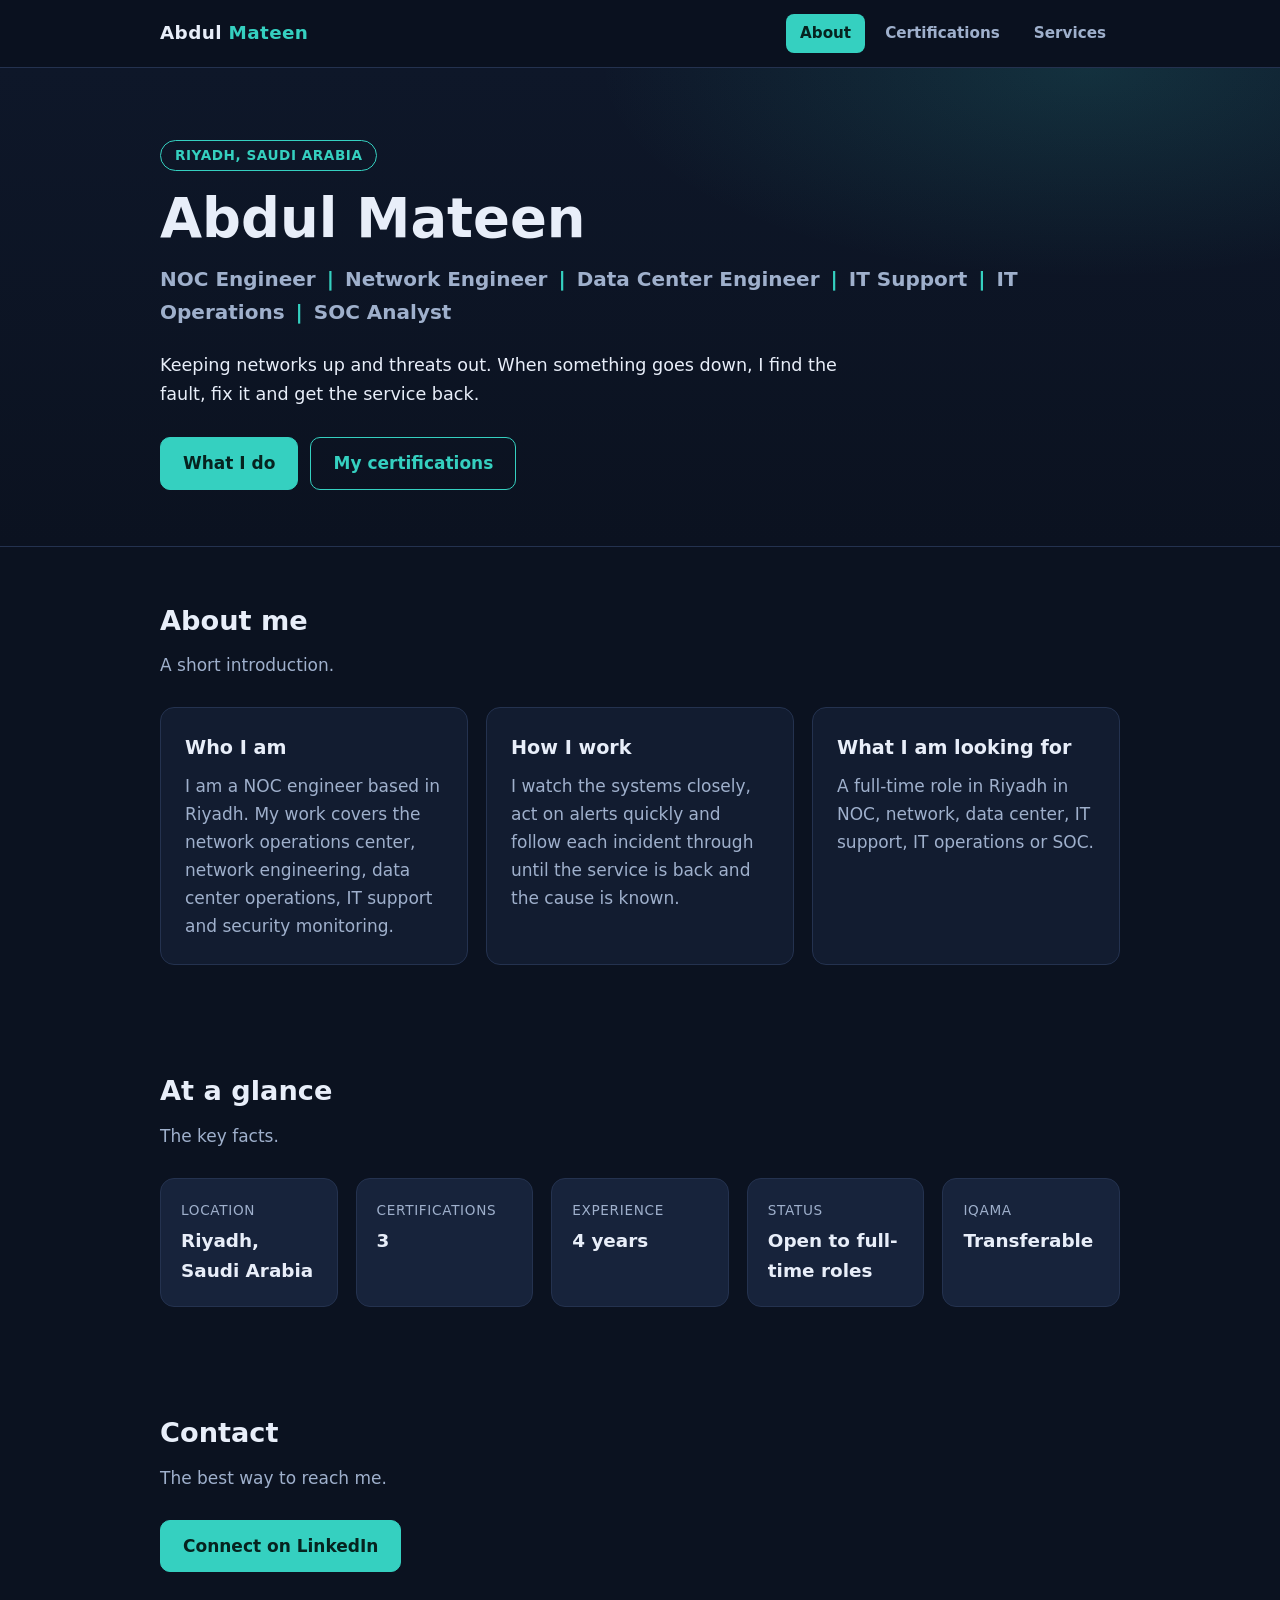
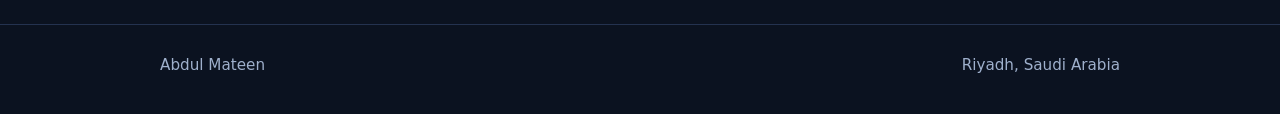
<file: index.html>
<!DOCTYPE html>
<html lang="en">
<head>
  <meta charset="utf-8">
  <meta name="viewport" content="width=device-width, initial-scale=1">
  <title>Abdul Mateen | Network and NOC Engineer in Riyadh</title>
  <meta name="description" content="Abdul Mateen is a NOC engineer in Riyadh, Saudi Arabia, working across network engineering, data center operations, IT support, IT operations and SOC analysis.">
  <link rel="stylesheet" href="style.css">
</head>
<body>

<header class="site-header">
  <div class="wrap">
    <a class="brand" href="index.html">Abdul <span>Mateen</span></a>
    <nav class="nav">
      <a class="active" href="index.html">About</a>
      <a href="certifications.html">Certifications</a>
      <a href="services.html">Services</a>
    </nav>
  </div>
</header>

<div class="hero">
  <div class="wrap">
    <span class="eyebrow">RIYADH, SAUDI ARABIA</span>
    <h1>Abdul Mateen</h1>
    <p class="roles">NOC Engineer <b>|</b> Network Engineer <b>|</b> Data Center Engineer <b>|</b> IT Support <b>|</b> IT Operations <b>|</b> SOC Analyst</p>
    <p class="lead">Keeping networks up and threats out. When something goes down, I find the fault, fix it and get the service back.</p>
    <div class="buttons">
      <a class="btn primary" href="services.html">What I do</a>
      <a class="btn ghost" href="certifications.html">My certifications</a>
    </div>
  </div>
</div>

<main>
  <section>
    <div class="wrap">
      <h2>About me</h2>
      <p class="sub">A short introduction.</p>
      <div class="grid">
        <div class="card">
          <h3>Who I am</h3>
          <p>I am a NOC engineer based in Riyadh. My work covers the network operations center, network engineering, data center operations, IT support and security monitoring.</p>
        </div>
        <div class="card">
          <h3>How I work</h3>
          <p>I watch the systems closely, act on alerts quickly and follow each incident through until the service is back and the cause is known.</p>
        </div>
        <div class="card">
          <h3>What I am looking for</h3>
          <p>A full-time role in Riyadh in NOC, network, data center, IT support, IT operations or SOC.</p>
        </div>
      </div>
    </div>
  </section>

  <section>
    <div class="wrap">
      <h2>At a glance</h2>
      <p class="sub">The key facts.</p>
      <div class="facts">
        <div class="fact"><div class="k">Location</div><div class="v">Riyadh, Saudi Arabia</div></div>
        <div class="fact"><div class="k">Certifications</div><div class="v">3</div></div>
        <div class="fact"><div class="k">Experience</div><div class="v">4 years</div></div>
        <div class="fact"><div class="k">Status</div><div class="v">Open to full-time roles</div></div>
        <div class="fact"><div class="k">Iqama</div><div class="v">Transferable</div></div>
      </div>
    </div>
  </section>

  <section>
    <div class="wrap">
      <h2>Contact</h2>
      <p class="sub">The best way to reach me.</p>
      <div class="buttons">
        <a class="btn primary" href="https://www.linkedin.com/in/netops-with-mateen" target="_blank" rel="noopener">Connect on LinkedIn</a>
      </div>
    </div>
  </section>
</main>

<footer class="site-footer">
  <div class="wrap">
    <span>Abdul Mateen</span>
    <span>Riyadh, Saudi Arabia</span>
  </div>
</footer>

</body>
</html>
</file>
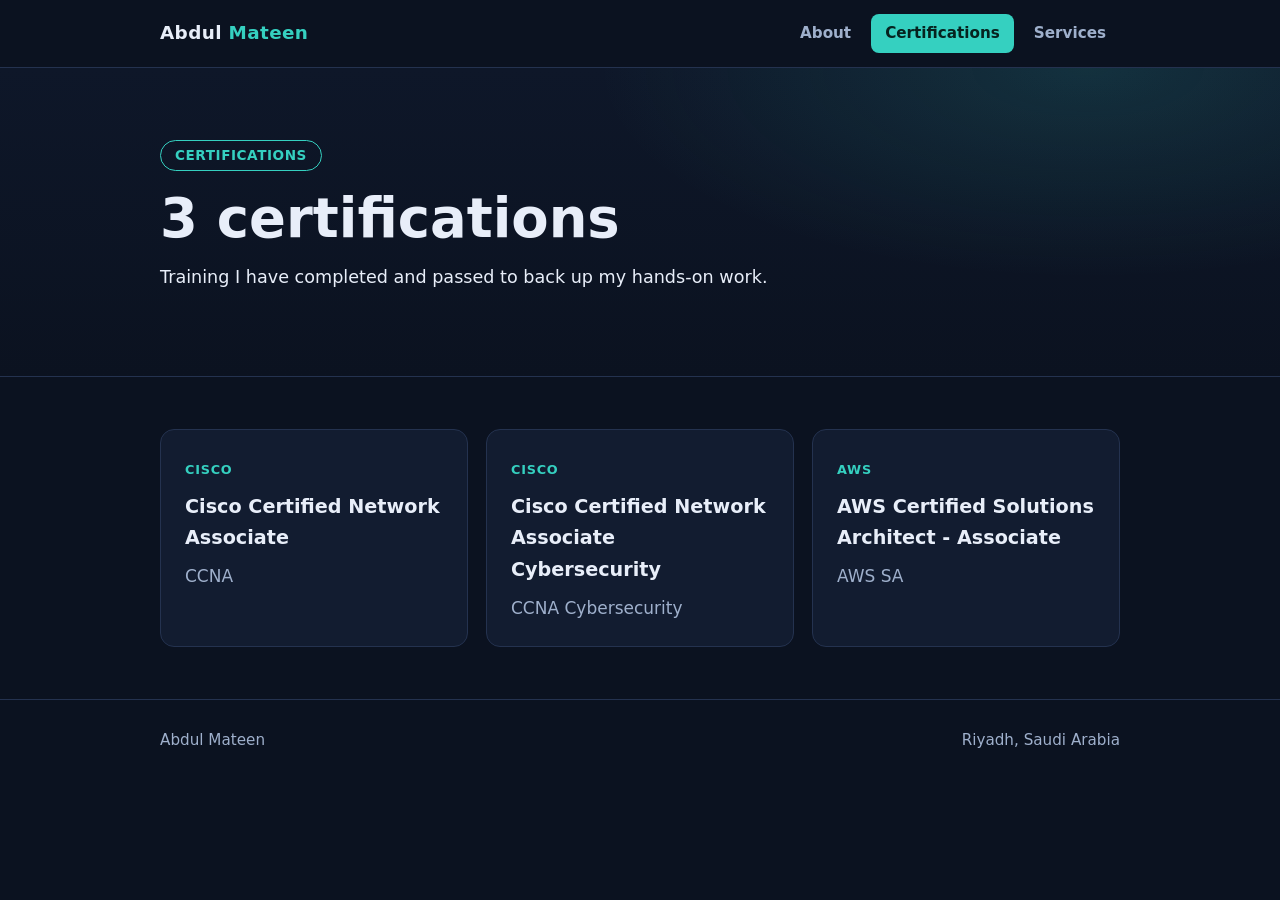
<file: certifications.html>
<!DOCTYPE html>
<html lang="en">
<head>
  <meta charset="utf-8">
  <meta name="viewport" content="width=device-width, initial-scale=1">
  <title>Certifications | Abdul Mateen</title>
  <meta name="description" content="Professional certifications held by Abdul Mateen, NOC engineer in Riyadh, Saudi Arabia.">
  <link rel="stylesheet" href="style.css">
</head>
<body>

<header class="site-header">
  <div class="wrap">
    <a class="brand" href="index.html">Abdul <span>Mateen</span></a>
    <nav class="nav">
      <a href="index.html">About</a>
      <a class="active" href="certifications.html">Certifications</a>
      <a href="services.html">Services</a>
    </nav>
  </div>
</header>

<div class="hero">
  <div class="wrap">
    <span class="eyebrow">CERTIFICATIONS</span>
    <h1>3 certifications</h1>
    <p class="lead">Training I have completed and passed to back up my hands-on work.</p>
  </div>
</div>

<main>
  <section>
    <div class="wrap">
      <div class="grid">
        <div class="card">
          <span class="tag">CISCO</span>
          <h3>Cisco Certified Network Associate</h3>
          <p>CCNA</p>
        </div>
        <div class="card">
          <span class="tag">CISCO</span>
          <h3>Cisco Certified Network Associate Cybersecurity</h3>
          <p>CCNA Cybersecurity</p>
        </div>
        <div class="card">
          <span class="tag">AWS</span>
          <h3>AWS Certified Solutions Architect - Associate</h3>
          <p>AWS SA</p>
        </div>
      </div>
    </div>
  </section>
</main>

<footer class="site-footer">
  <div class="wrap">
    <span>Abdul Mateen</span>
    <span>Riyadh, Saudi Arabia</span>
  </div>
</footer>

</body>
</html>
</file>
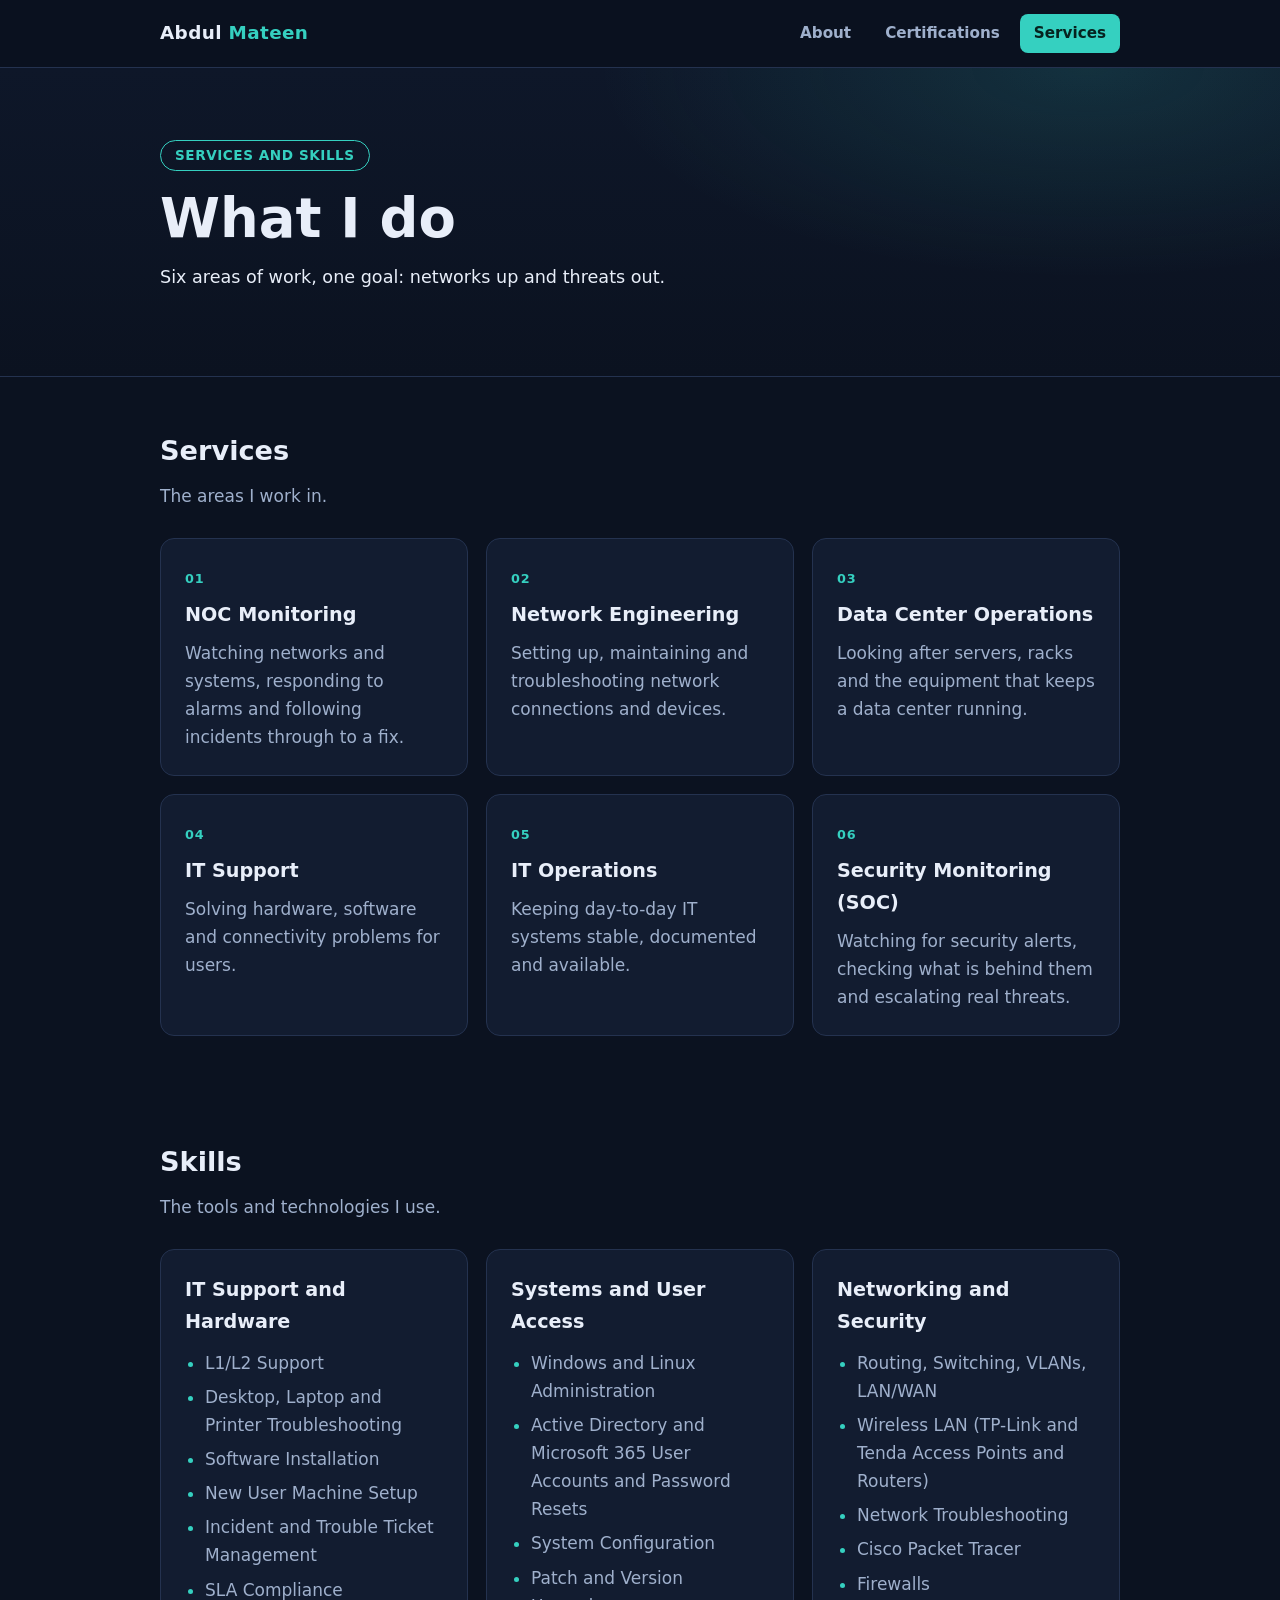
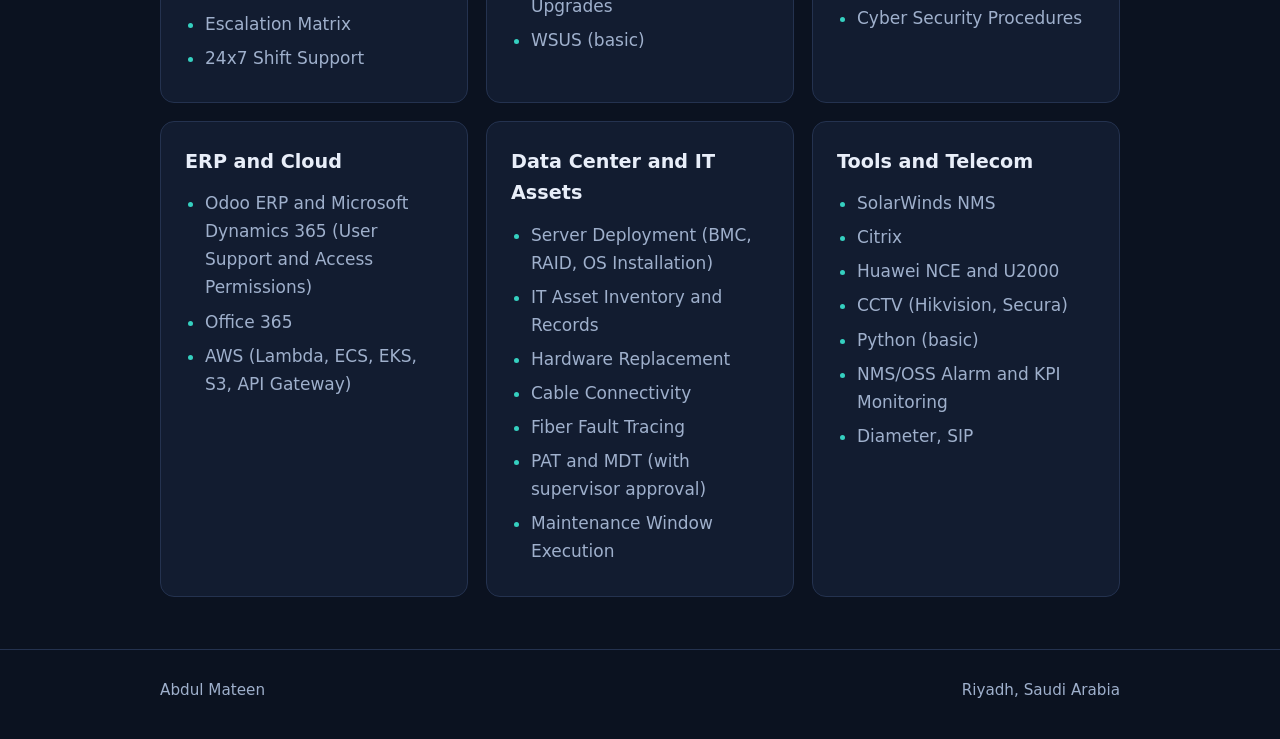
<file: services.html>
<!DOCTYPE html>
<html lang="en">
<head>
  <meta charset="utf-8">
  <meta name="viewport" content="width=device-width, initial-scale=1">
  <title>Services and Skills | Abdul Mateen</title>
  <meta name="description" content="NOC monitoring, network engineering, data center operations, IT support, IT operations and security monitoring by Abdul Mateen in Riyadh, Saudi Arabia.">
  <link rel="stylesheet" href="style.css">
</head>
<body>

<header class="site-header">
  <div class="wrap">
    <a class="brand" href="index.html">Abdul <span>Mateen</span></a>
    <nav class="nav">
      <a href="index.html">About</a>
      <a href="certifications.html">Certifications</a>
      <a class="active" href="services.html">Services</a>
    </nav>
  </div>
</header>

<div class="hero">
  <div class="wrap">
    <span class="eyebrow">SERVICES AND SKILLS</span>
    <h1>What I do</h1>
    <p class="lead">Six areas of work, one goal: networks up and threats out.</p>
  </div>
</div>

<main>
  <section>
    <div class="wrap">
      <h2>Services</h2>
      <p class="sub">The areas I work in.</p>
      <div class="grid">
        <div class="card">
          <span class="tag">01</span>
          <h3>NOC Monitoring</h3>
          <p>Watching networks and systems, responding to alarms and following incidents through to a fix.</p>
        </div>
        <div class="card">
          <span class="tag">02</span>
          <h3>Network Engineering</h3>
          <p>Setting up, maintaining and troubleshooting network connections and devices.</p>
        </div>
        <div class="card">
          <span class="tag">03</span>
          <h3>Data Center Operations</h3>
          <p>Looking after servers, racks and the equipment that keeps a data center running.</p>
        </div>
        <div class="card">
          <span class="tag">04</span>
          <h3>IT Support</h3>
          <p>Solving hardware, software and connectivity problems for users.</p>
        </div>
        <div class="card">
          <span class="tag">05</span>
          <h3>IT Operations</h3>
          <p>Keeping day-to-day IT systems stable, documented and available.</p>
        </div>
        <div class="card">
          <span class="tag">06</span>
          <h3>Security Monitoring (SOC)</h3>
          <p>Watching for security alerts, checking what is behind them and escalating real threats.</p>
        </div>
      </div>
    </div>
  </section>

  <section>
    <div class="wrap">
      <h2>Skills</h2>
      <p class="sub">The tools and technologies I use.</p>
      <div class="grid">
        <div class="card">
          <h3>IT Support and Hardware</h3>
          <ul>
            <li>L1/L2 Support</li>
            <li>Desktop, Laptop and Printer Troubleshooting</li>
            <li>Software Installation</li>
            <li>New User Machine Setup</li>
            <li>Incident and Trouble Ticket Management</li>
            <li>SLA Compliance</li>
            <li>Escalation Matrix</li>
            <li>24x7 Shift Support</li>
          </ul>
        </div>
        <div class="card">
          <h3>Systems and User Access</h3>
          <ul>
            <li>Windows and Linux Administration</li>
            <li>Active Directory and Microsoft 365 User Accounts and Password Resets</li>
            <li>System Configuration</li>
            <li>Patch and Version Upgrades</li>
            <li>WSUS (basic)</li>
          </ul>
        </div>
        <div class="card">
          <h3>Networking and Security</h3>
          <ul>
            <li>Routing, Switching, VLANs, LAN/WAN</li>
            <li>Wireless LAN (TP-Link and Tenda Access Points and Routers)</li>
            <li>Network Troubleshooting</li>
            <li>Cisco Packet Tracer</li>
            <li>Firewalls</li>
            <li>Cyber Security Procedures</li>
          </ul>
        </div>
        <div class="card">
          <h3>ERP and Cloud</h3>
          <ul>
            <li>Odoo ERP and Microsoft Dynamics 365 (User Support and Access Permissions)</li>
            <li>Office 365</li>
            <li>AWS (Lambda, ECS, EKS, S3, API Gateway)</li>
          </ul>
        </div>
        <div class="card">
          <h3>Data Center and IT Assets</h3>
          <ul>
            <li>Server Deployment (BMC, RAID, OS Installation)</li>
            <li>IT Asset Inventory and Records</li>
            <li>Hardware Replacement</li>
            <li>Cable Connectivity</li>
            <li>Fiber Fault Tracing</li>
            <li>PAT and MDT (with supervisor approval)</li>
            <li>Maintenance Window Execution</li>
          </ul>
        </div>
        <div class="card">
          <h3>Tools and Telecom</h3>
          <ul>
            <li>SolarWinds NMS</li>
            <li>Citrix</li>
            <li>Huawei NCE and U2000</li>
            <li>CCTV (Hikvision, Secura)</li>
            <li>Python (basic)</li>
            <li>NMS/OSS Alarm and KPI Monitoring</li>
            <li>Diameter, SIP</li>
          </ul>
        </div>
      </div>
      </div>
    </div>
  </section>
</main>

<footer class="site-footer">
  <div class="wrap">
    <span>Abdul Mateen</span>
    <span>Riyadh, Saudi Arabia</span>
  </div>
</footer>

</body>
</html>
</file>
<file: style.css>
:root {
  --bg: #0b1220;
  --panel: #121c30;
  --panel-2: #17233b;
  --line: #24324f;
  --text: #e8eef9;
  --muted: #9fb0cc;
  --accent: #35d0c0;
  --accent-ink: #06231f;
  --todo-bg: #3a2f08;
  --todo-line: #e0b422;
  --todo-text: #ffe28a;
}

* { box-sizing: border-box; }

html { scroll-behavior: smooth; }

body {
  margin: 0;
  background: var(--bg);
  color: var(--text);
  font-family: "Segoe UI", system-ui, -apple-system, Roboto, Helvetica, Arial, sans-serif;
  font-size: 17px;
  line-height: 1.65;
}

a { color: var(--accent); }

.wrap {
  max-width: 1000px;
  margin: 0 auto;
  padding: 0 20px;
}

/* Header */
.site-header {
  border-bottom: 1px solid var(--line);
  background: rgba(11, 18, 32, 0.95);
  position: sticky;
  top: 0;
  z-index: 10;
}

.site-header .wrap {
  display: flex;
  align-items: center;
  justify-content: space-between;
  flex-wrap: wrap;
  gap: 8px 24px;
  padding-top: 14px;
  padding-bottom: 14px;
}

.brand {
  color: var(--text);
  text-decoration: none;
  font-weight: 700;
  font-size: 1.15rem;
  letter-spacing: 0.02em;
}

.brand span { color: var(--accent); }

.nav {
  display: flex;
  flex-wrap: wrap;
  gap: 6px;
}

.nav a {
  color: var(--muted);
  text-decoration: none;
  padding: 7px 14px;
  border-radius: 8px;
  font-weight: 600;
  font-size: 0.95rem;
}

.nav a:hover { color: var(--text); background: var(--panel); }

.nav a.active { color: var(--accent-ink); background: var(--accent); }

/* Hero */
.hero {
  padding: 72px 0 56px;
  border-bottom: 1px solid var(--line);
  background:
    radial-gradient(700px 300px at 85% 0%, rgba(53, 208, 192, 0.14), transparent 70%),
    linear-gradient(180deg, #0e1729, var(--bg));
}

.eyebrow {
  display: inline-block;
  color: var(--accent);
  border: 1px solid var(--accent);
  border-radius: 999px;
  padding: 3px 14px;
  font-size: 0.85rem;
  font-weight: 600;
  letter-spacing: 0.04em;
  margin-bottom: 18px;
}

h1 {
  font-size: clamp(2.1rem, 6vw, 3.4rem);
  line-height: 1.12;
  margin: 0 0 14px;
}

.roles {
  color: var(--muted);
  font-size: clamp(1.02rem, 2.4vw, 1.25rem);
  font-weight: 600;
  margin: 0 0 22px;
}

.roles b { color: var(--accent); font-weight: 600; padding: 0 4px; }

.lead { max-width: 720px; font-size: 1.1rem; margin: 0 0 28px; }

.buttons { display: flex; flex-wrap: wrap; gap: 12px; }

.btn {
  display: inline-block;
  padding: 11px 22px;
  border-radius: 10px;
  font-weight: 700;
  text-decoration: none;
  border: 1px solid var(--accent);
}

.btn.primary { background: var(--accent); color: var(--accent-ink); }
.btn.ghost { color: var(--accent); }

/* Sections */
section { padding: 52px 0; }

h2 {
  font-size: 1.7rem;
  margin: 0 0 8px;
}

.sub { color: var(--muted); margin: 0 0 28px; max-width: 720px; }

.grid {
  display: grid;
  grid-template-columns: repeat(auto-fit, minmax(260px, 1fr));
  gap: 18px;
}

.card {
  background: var(--panel);
  border: 1px solid var(--line);
  border-radius: 14px;
  padding: 24px;
}

.card h3 { margin: 0 0 8px; font-size: 1.2rem; }

.card p { margin: 0; color: var(--muted); }

.card .tag {
  display: inline-block;
  font-size: 0.8rem;
  font-weight: 700;
  letter-spacing: 0.06em;
  color: var(--accent);
  margin-bottom: 10px;
}

.card ul { margin: 12px 0 0; padding-left: 20px; color: var(--muted); }

.card li { margin-bottom: 6px; }

.card li::marker { color: var(--accent); }

.facts {
  display: grid;
  grid-template-columns: repeat(auto-fit, minmax(165px, 1fr));
  gap: 18px;
}

.fact {
  background: var(--panel-2);
  border: 1px solid var(--line);
  border-radius: 14px;
  padding: 20px;
}

.fact .k { color: var(--muted); font-size: 0.85rem; letter-spacing: 0.05em; text-transform: uppercase; }
.fact .v { font-size: 1.15rem; font-weight: 700; margin-top: 4px; }

/* Placeholder for details still to be supplied */
.todo {
  background: var(--todo-bg);
  border: 1px dashed var(--todo-line);
  color: var(--todo-text);
  border-radius: 8px;
  padding: 2px 8px;
  font-weight: 600;
}

.card.todo-card { border: 1px dashed var(--todo-line); background: var(--todo-bg); }
.card.todo-card h3, .card.todo-card p { color: var(--todo-text); }

/* Footer */
.site-footer {
  border-top: 1px solid var(--line);
  padding: 28px 0 36px;
  color: var(--muted);
  font-size: 0.95rem;
}

.site-footer .wrap {
  display: flex;
  flex-wrap: wrap;
  justify-content: space-between;
  gap: 8px 24px;
}
</file>
